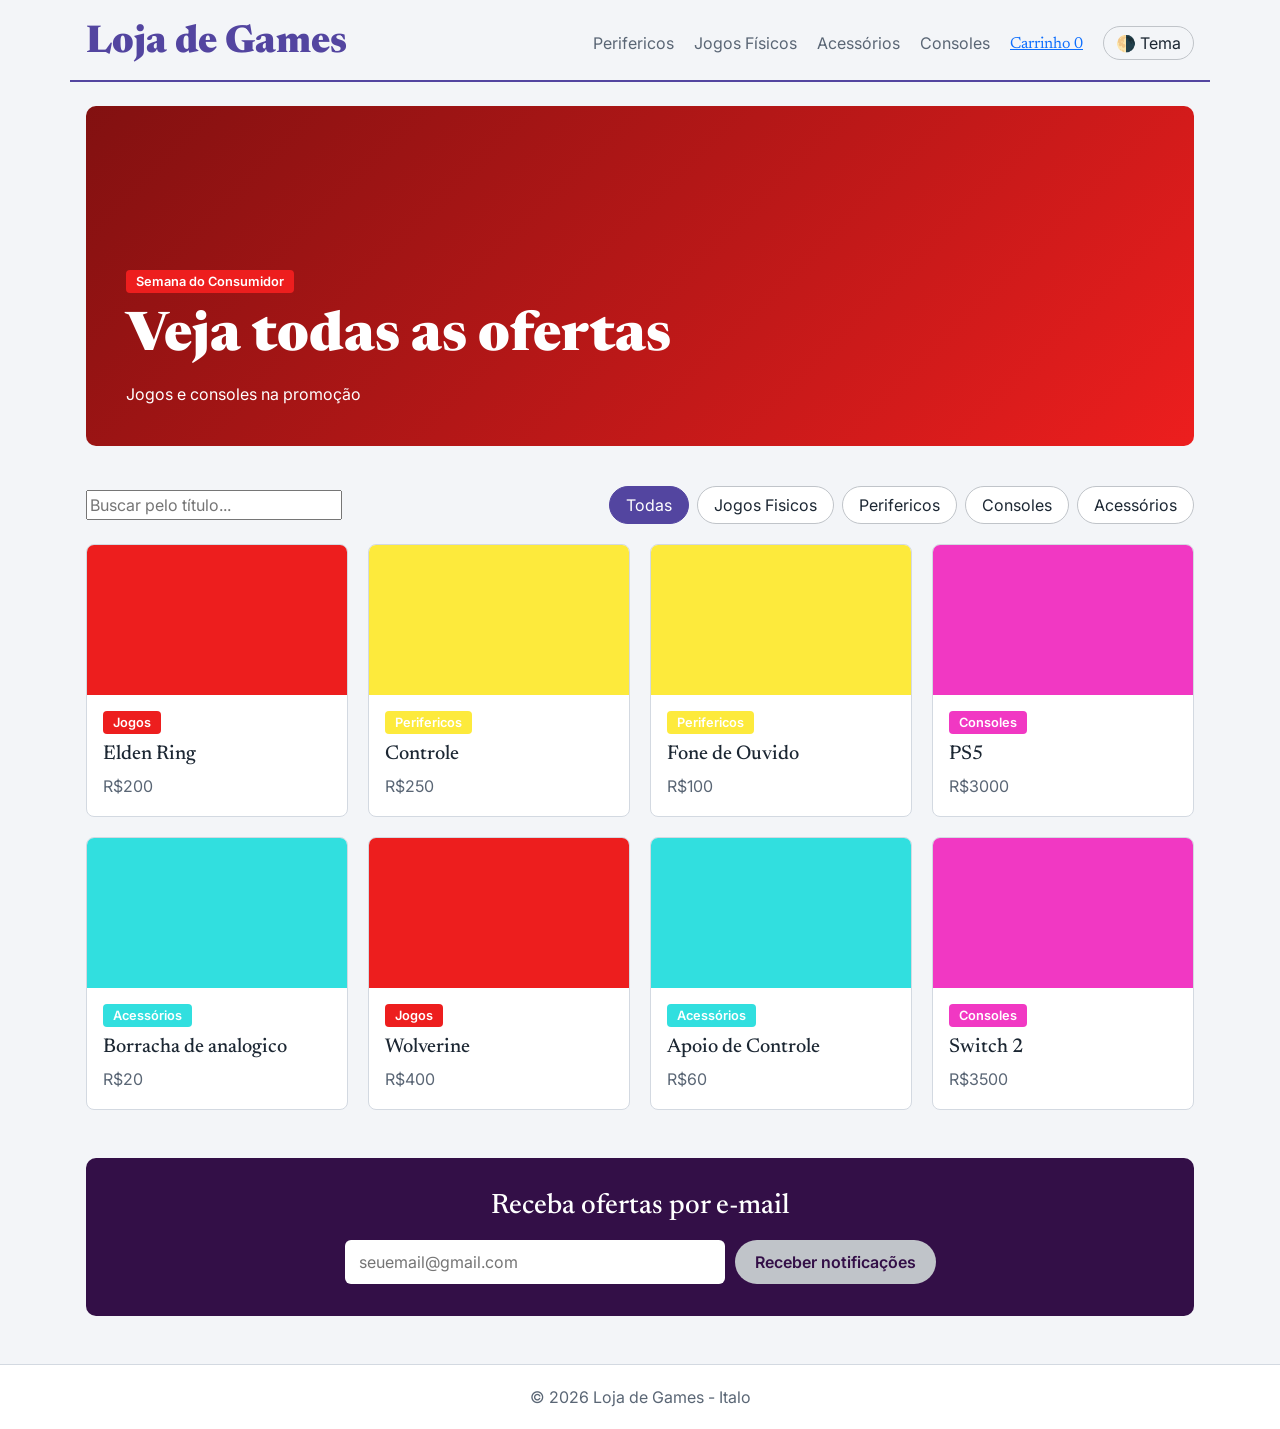
<file: html/index.html>
<!DOCTYPE html>
<html lang="pt-BR">

    <head>
        <meta charset="UTF-8">
        <meta name="viewport" content="width=device-width, initial-scale=1">
        <title>Indice - Loja de Jogos</title>
        <link href="https://cdn.jsdelivr.net/npm/bootstrap@5.2.3/dist/css/bootstrap.min.css" rel="stylesheet"
            integrity="sha384-rbsA2VBKQhggwzxH7pPCaAqO46MgnOM80zW1RWuH61DGLwZJEdK2Kadq2F9CUG65" crossorigin="anonymous">
            <link href="../css/style.css" rel="stylesheet">
        <link rel="preconnect" href="https://fonts.googleapis.com">
        <link rel="preconnect" href="https://fonts.gstatic.com" crossorigin>
        <link href="https://fonts.googleapis.com/css2?family=Inter:wght@400;500;600&family=Newsreader:ital,opsz,wght@0,6..72,400..800;1,6..72,400..800&display=swap" rel="stylesheet">
    </head>
    
<body>

    <header class="masthead">
        <h2 class="logo">Loja de Games</h2>
        <nav>
            <ul>
                <li>Perifericos</li>
                <li>Jogos Físicos</li>
                <li>Acessórios</li>
                <li>Consoles</li>
                <li><a href="carrinho.html">Carrinho <span class="menu" id="contadorCarrinho">0</span></a></li>
                <li><button type="button" id="botaoTema" class="botao-tema">🌗 Tema</button></li>
            </ul>
        </nav>
    </header>

    <main>
        <section id="hero" class="cat-jogos">
            <div class="hero-conteudo">
                <span class="tag">Semana do Consumidor</span>
                <h1>Veja todas as ofertas</h1>
                <p>Jogos e consoles na promoção</p>
            </div>
        </section>

        <section id="noticias-header">
            <input type="search" id="busca-nome" placeholder="Buscar pelo título...">
            <div class="filtros" role="group">
                <button type="button" class="filtro ativo" data-filtro="todas" id="botaoTodas">Todas</button>
                <button type="button" class="filtro cat-jogos" data-filtro="Jogos Físicos" id="botaoJogos">Jogos Fisicos</button>
                <button type="button" class="filtro cat-perif" data-filtro="Perifericos" id="botaoPerif">Perifericos</button>
                <button type="button" class="filtro cat-consoles" data-filtro="Consoles" id="botaoConsoles">Consoles</button>
                <button type="button" class="filtro cat-acessorios" data-filtro="Acessórios" id="botaoAcesso">Acessórios</button>
            </div>
        </section>

        <section id="lista-noticias">
            <article class="bloco-produto cat-jogos" data-categoria="Jogos Físicos">
                <div class="thumb"></div>
                <div class="corpo"><span class="tag">Jogos</span><h5>Elden Ring</h5>
                    <p>R$200</p></div>
            </article>
            <article class="bloco-produto cat-perif" data-categoria="Perifericos">
                <div class="thumb"></div>
                <div class="corpo"><span class="tag">Perifericos</span><h5>Controle</h5>
                    <p>R$250</p></div>
            </article>
            <article class="bloco-produto cat-perif" data-categoria="Perifericos">
                <div class="thumb"></div>
                <div class="corpo"><span class="tag">Perifericos</span><h5>Fone de Ouvido</h5>
                    <p>R$100</p></div>
            </article>
            <article class="bloco-produto cat-consoles" data-categoria="Consoles">
                <div class="thumb"></div>
                <div class="corpo"><span class="tag">Consoles</span><h5>PS5</h5>
                    <p>R$3000</p></div>
            </article>
            <article class="bloco-produto cat-acessorios" data-categoria="Acessórios">
                <div class="thumb"></div>
                <div class="corpo"><span class="tag">Acessórios</span><h5>Borracha de analogico</h5>
                    <p>R$20</p></div>
            </article>
            <article class="bloco-produto cat-jogos" data-categoria="Jogos Físicos">
                <div class="thumb"></div>
                <div class="corpo"><span class="tag">Jogos</span><h5>Wolverine</h5>
                    <p>R$400</p></div>
            </article>
            <article class="bloco-produto cat-acessorios" data-categoria="Acessórios">
                <div class="thumb"></div>
                <div class="corpo"><span class="tag">Acessórios</span><h5>Apoio de Controle</h5>
                    <p>R$60</p></div>
            </article>
            <article class="bloco-produto cat-consoles" data-categoria="Consoles">
                <div class="thumb"></div>
                <div class="corpo"><span class="tag">Consoles</span><h5>Switch 2</h5>
                    <p>R$3500</p></div>
            </article>
        </section>

        <p id="sem-resultado" hidden>Nenhum Produto encontrada. Tente outro título ou categoria.</p>

        <aside id="newsletter">
            <h3>Receba ofertas por e-mail</h3>
            <form id="formEmail">
                <input type="text" id="email" placeholder="seuemail@gmail.com" autocomplete="email">
                <button type="submit" class="botao-principal">Receber notificações</button>
            </form>
        </aside>
    </main>

    <footer class="rodape">
        &copy; 2026 Loja de Games - Italo
    </footer>

    <script src="https://cdn.jsdelivr.net/npm/bootstrap@5.2.3/dist/js/bootstrap.bundle.min.js"
        integrity="sha384-kenU1KFdBIe4zVF0s0G1M5b4hcpxyD9F7jL+jjXkk+Q2h455rYXK/7HAuoJl+0I4" crossorigin="anonymous"></script>
    <script src="../js/script.js"></script>
</body>

</html>
</file>
<file: css/style.css>
:root {
    --cor-primaria: #5345a0;
    --cor-primaria-hover: #4e3591;
    --cor-prata: #c0c4c9;
    --cor-fundo: #F3F5F8;
    --cor-texto: #1c2733;
    --cor-texto-claro: #5a6675;
    --cor-branco: #FFFFFF;
    --cor-borda: #D3D9E1;
    --cor-hero: #330f47;
    --cor-perif: #fdea3c;
    --cor-jogos: #ed1e1e;
    --cor-acessorios: #31dfdf;
    --cor-consoles: #f138c3;
    --fonte-titulos: 'Newsreader', serif;
    --fonte-texto: 'Inter', sans-serif;
}

/* Modo Escuro */
body.dark-mode {
    --cor-fundo: #121212;
    --cor-texto: #E0E0E0;
    --cor-texto-claro: #AAAAAA;
    --cor-branco: #1E1E1E;
    --cor-borda: #333333;
    --cor-prata: #8f9aa8;
    --cor-hero: #330e42;
}

body.dark-mode #hero,
body.dark-mode #hero h1,
body.dark-mode #hero p {
    color: #FFFFFF;
}

/* Base */
body { background: var(--cor-fundo); color: var(--cor-texto); font-family: var(--fonte-texto); }
main, .masthead { max-width: 1140px; margin: 0 auto; padding: 0 16px; }
h1, h2, h3, h4, h5, a { font-family: var(--fonte-titulos); }
button, input { transition: .15s; }
button { cursor: pointer; }
input:hover { box-shadow: 0 0 0 3px var(--cor-prata); }

/* Cor por assunto */
.cat-perif { --cat: var(--cor-perif); }
.cat-jogos { --cat: var(--cor-jogos); }
.cat-acessorios { --cat: var(--cor-acessorios); }
.cat-consoles { --cat: var(--cor-consoles); }
.tag { display: inline-block; padding: 2px 10px; border-radius: 4px; background: var(--cat); color: #fff; font-size: .8rem; font-weight: 600; }

.masthead { display: flex; flex-wrap: wrap; align-items: center; justify-content: space-between; gap: 12px; padding-top: 20px; padding-bottom: 14px; border-bottom: 2px solid var(--cor-primaria); }
.logo { margin: 0; font-size: 2.4rem; font-weight: 800; color: var(--cor-primaria); }
.masthead ul { display: flex; flex-wrap: wrap; align-items: center; gap: 20px; list-style: none; margin: 0; padding: 0; color: var(--cor-texto-claro); }

/* Botões */
.botao-tema { background: none; border: 1px solid var(--cor-prata); color: var(--cor-texto); border-radius: 50px; padding: 4px 12px; }
.botao-principal { background: var(--cor-primaria); color: #fff; border: 0; border-radius: 50px; padding: 10px 20px; font-weight: 600; }
.botao-tema:hover, .botao-principal:hover { background: var(--cor-primaria-hover); color: #fff; }

/* Hero e destaques */
#hero { display: flex; align-items: flex-end; min-height: 340px; margin-top: 24px; padding: 40px; border-radius: 10px; color: #fff; background: linear-gradient(135deg, color-mix(in srgb, var(--cat) 55%, #000), var(--cat)); }
.hero-conteudo { max-width: 620px; }
#hero h1 { margin: 12px 0; font-size: clamp(2rem, 5vw, 3.4rem); font-weight: 800; }
#hero p { margin: 0; }

#destaques { display: grid; grid-template-columns: repeat(auto-fit, minmax(240px, 1fr)); gap: 16px; margin-top: 16px; }
.mini { display: flex; align-items: center; gap: 14px; padding: 12px; }
.mini-img { flex: none; width: 84px; height: 124px; border-radius: 6px; background: var(--cat); }
.mini h4 { margin: 6px 0 0; font-size: 1.1rem; }

/* Busca e filtros */
#noticias-header { display: flex; flex-wrap: wrap; justify-content: space-between; align-items: center; gap: 12px; margin: 40px 0 20px; }
#busca { flex: 1 1 220px; max-width: 320px; padding: 8px 14px; border: 1px solid var(--cor-borda); border-radius: 6px; background: var(--cor-branco); color: var(--cor-texto); }
.filtros { display: flex; flex-wrap: wrap; gap: 8px; }
.filtro { background: var(--cor-branco); color: var(--cor-texto); border: 1px solid var(--cor-prata); border-radius: 20px; padding: 6px 16px; }
.filtro:hover, .filtro.ativo { background: var(--cat, var(--cor-primaria)); border-color: var(--cat, var(--cor-primaria)); color: #fff; }

/* Cards */
#lista-noticias { display: grid; grid-template-columns: repeat(auto-fill, minmax(260px, 1fr)); gap: 20px; }
.mini, .bloco-produto { background: var(--cor-branco); border: 1px solid var(--cor-borda); border-radius: 8px; overflow: hidden; }
.thumb { height: 150px; background: var(--cat); }
.corpo { padding: 14px 16px 18px; }
.corpo h5 { margin: 8px 0; }
.corpo p { margin: 0; color: var(--cor-texto-claro); }
.centro { text-align: center; margin: 28px 0; }
#sem-resultado { text-align: center; color: var(--cor-texto-claro); }

/* Newsletter */
#newsletter { margin: 48px 0; padding: 32px 24px; text-align: center; background: var(--cor-hero); color: #fff; border-radius: 10px; }
#newsletter form { display: flex; flex-wrap: wrap; justify-content: center; gap: 10px; margin-top: 16px; }
#newsletter input { flex: 1 1 260px; max-width: 380px; padding: 10px 14px; border: 0; border-radius: 6px; }
#newsletter button { background: var(--cor-prata); color: var(--cor-hero); }
#newsletter button:hover { background: #fff; color: var(--cor-hero); }

/* Rodapé */
.rodape { text-align: center; padding: 20px; background: var(--cor-branco); border-top: 1px solid var(--cor-borda); color: var(--cor-texto-claro); }

/* Responsivo */
@media (max-width: 768px) {
    .masthead { flex-direction: column; align-items: flex-start; }
    .logo { font-size: 1.9rem; }
    #hero { min-height: 260px; padding: 24px; }
}

label.form-label {
    font-weight: 500;
    font-size: 0.85rem;
    color: var(--cinza);
}

.form-control:focus {
    border-color: var(--verde-claro);
    box-shadow: 0 0 0 0.2rem rgba(79, 120, 89, 0.2);
}

.table> :not(caption)>*>* {
    background: transparent;
    border-bottom: 1px dashed #d2c9b1;
    vertical-align: middle;
}

.table thead th {
    font-weight: 600;
    font-size: 0.78rem;
    text-transform: uppercase;
    letter-spacing: 0.08em;
    color: var(--cinza);
    border-bottom: 2px solid var(--cor-primaria) !important;
}

.table tbody tr:hover {
    background-color: rgba(212, 158, 59, 0.08) !important;
}

.qtd-badge {
    font-family: 'Fredoka', sans-serif;
    font-weight: 600;
    background: rgba(79, 120, 89, 0.12);
    color: var(--verde-claro);
    border-radius: 6px;
    padding: 0.2rem 0.55rem;
}

.acoes button {
    margin-right: 5px;
}
</file>
